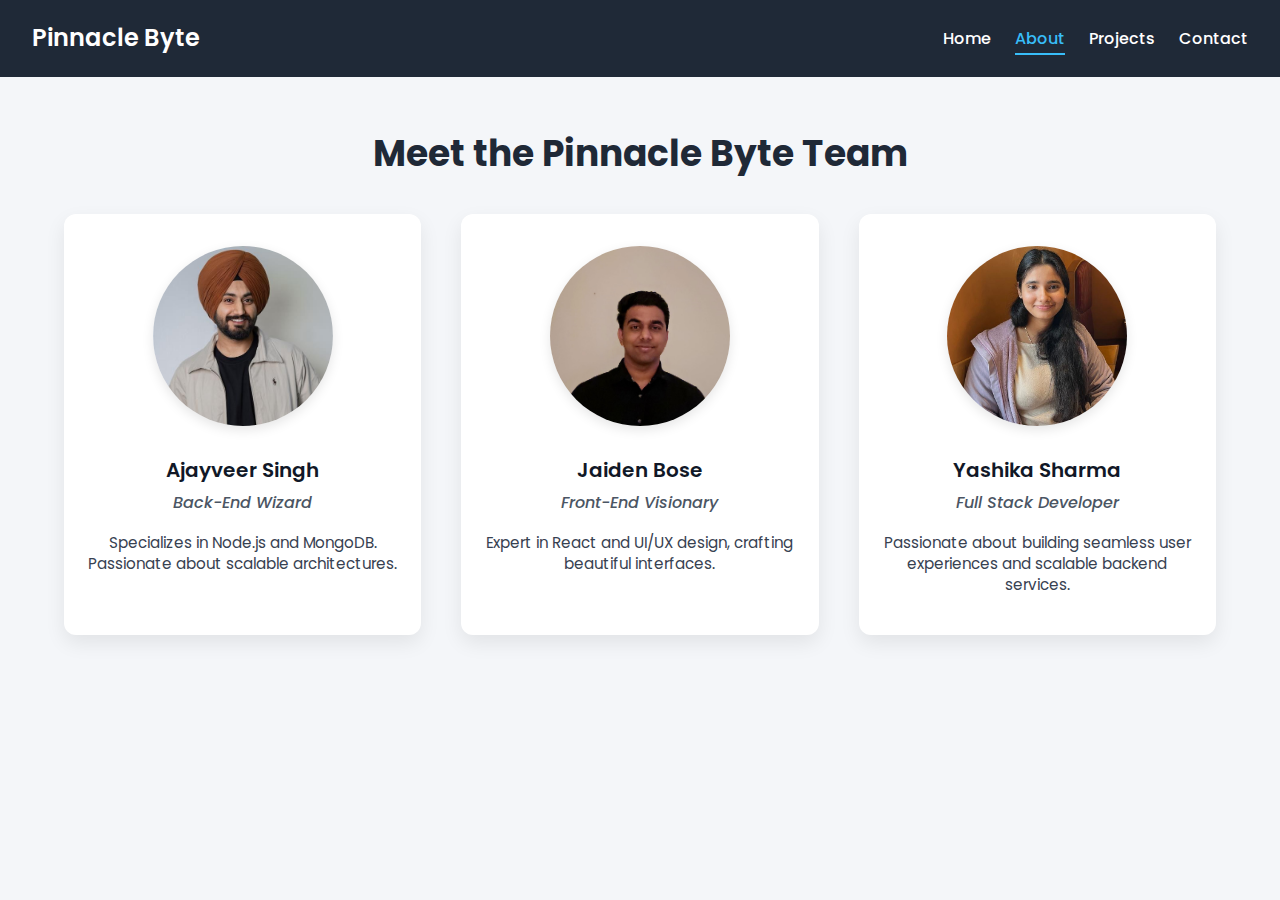
<file: about.html>
<!DOCTYPE html>
<html lang="en">
<head>
  <meta charset="UTF-8" />
  <meta name="viewport" content="width=device-width, initial-scale=1.0"/>
  <title>About | Pinnacle Byte</title>
  <link rel="stylesheet" href="css/style.css"/>
  <script defer src="js/navbar.js"></script>
</head>
<body>
  <header>
    <nav class="navbar">
      <div class="logo">Pinnacle Byte</div>
      <ul class="nav-links" id="navLinks">
        <li><a href="index.html">Home</a></li>
        <li><a href="about.html" class="active">About</a></li>
        <li><a href="projects.html">Projects</a></li>
        <li><a href="contact.html">Contact</a></li>
      </ul>
      <div class="hamburger" id="hamburger">&#9776;</div>
    </nav>
  </header>

  <!-- about.html snippet -->
<main class="section about-leaders">
  <h2>Meet the Pinnacle Byte Team</h2>
  <div class="leaders-grid">
    <div class="leader-card">
      <img src="assests/Ajayveer.jpeg" alt="Ajayveer Singh" />
      <h3>Ajayveer Singh</h3>
      <p class="role">Back-End Wizard</p>
      <p class="bio">Specializes in Node.js and MongoDB. Passionate about scalable architectures.</p>
    </div>
    <div class="leader-card">
      <img src="assests/jaiden.jpeg" alt="Jaiden Bose" />
      <h3>Jaiden Bose</h3>
      <p class="role">Front-End Visionary</p>
      <p class="bio">Expert in React and UI/UX design, crafting beautiful interfaces.</p>
    </div>
    <div class="leader-card">
      <img src="assests/yashika.jpg" alt="Yashika Sharma" />
      <h3>Yashika Sharma</h3>
      <p class="role">Full Stack Developer</p>
      <p class="bio">Passionate about building seamless user experiences and scalable backend services.</p>
    </div>
  </div>
</main>


</body>
</html>
</file>
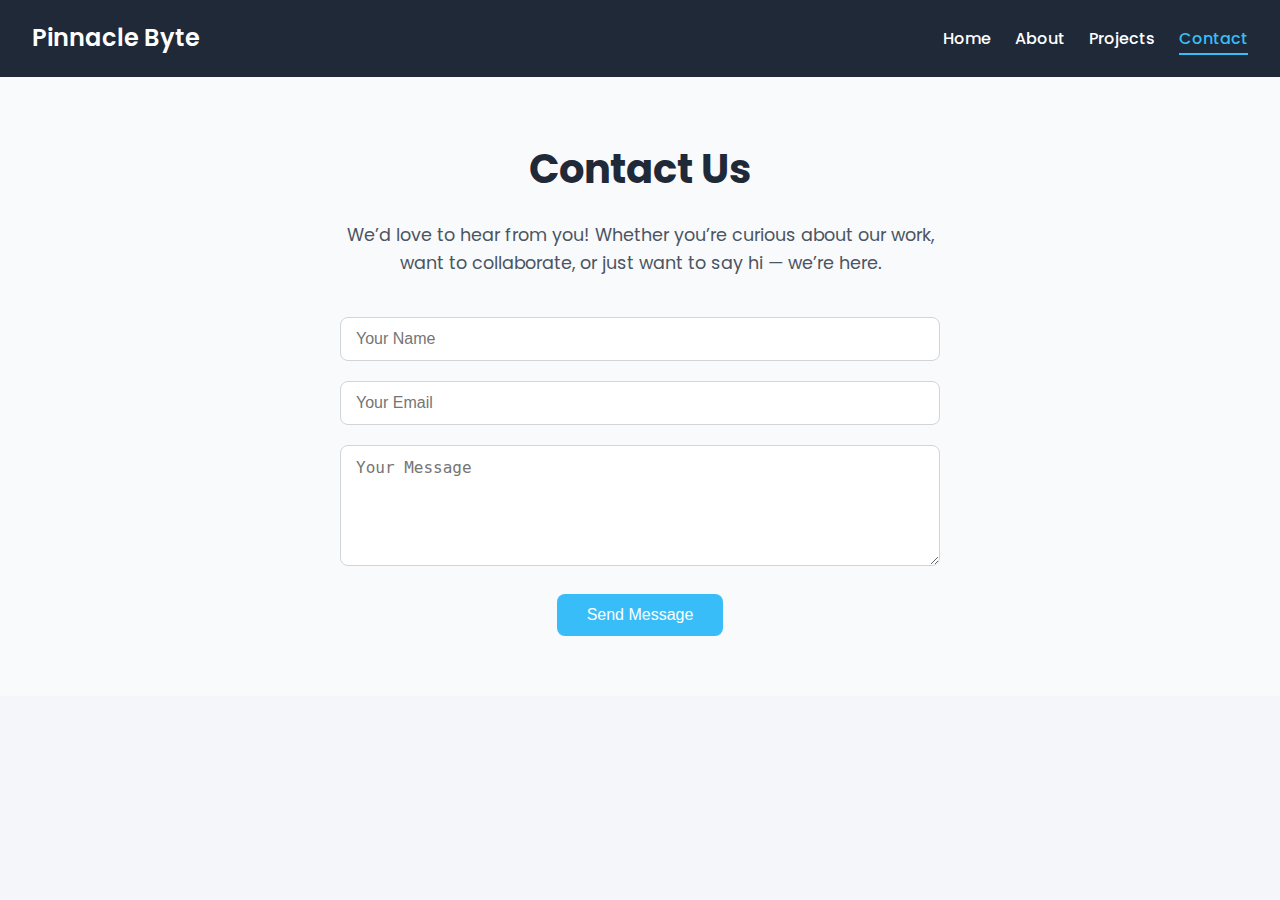
<file: contact.html>
<!-- contact.html -->
<!DOCTYPE html>
<html lang="en">
<head>
  <meta charset="UTF-8" />
  <meta name="viewport" content="width=device-width, initial-scale=1.0" />
  <title>Contact | Pinnacle Byte</title>
  <link rel="stylesheet" href="css/style.css" />
  <script defer src="js/navbar.js"></script>
</head>
<body>
  <header>
    <nav class="navbar">
      <div class="logo">Pinnacle Byte</div>
      <ul class="nav-links" id="navLinks">
        <li><a href="index.html">Home</a></li>
        <li><a href="about.html">About</a></li>
        <li><a href="projects.html">Projects</a></li>
        <li><a href="contact.html" class="active">Contact</a></li>
      </ul>
      <div class="hamburger" id="hamburger">&#9776;</div>
    </nav>
  </header>

  <section class="contact">
  <div class="contact-container">
    <h2>Contact Us</h2>
    <p>We’d love to hear from you! Whether you’re curious about our work, want to collaborate, or just want to say hi — we’re here.</p>

    <form id="contact-form" action="https://formspree.io/f/mldlnvla" method="POST">
      <div class="form-group">
        <input type="text" name="name" placeholder="Your Name" required>
      </div>
      <div class="form-group">
        <input type="email" name="email" placeholder="Your Email" required>
      </div>
      <div class="form-group">
        <textarea name="message" rows="5" placeholder="Your Message" required></textarea>
      </div>
      <button type="submit" class="contact-btn">Send Message</button>
    </form>
  </div>
</section>
</body>
</html>
</file>
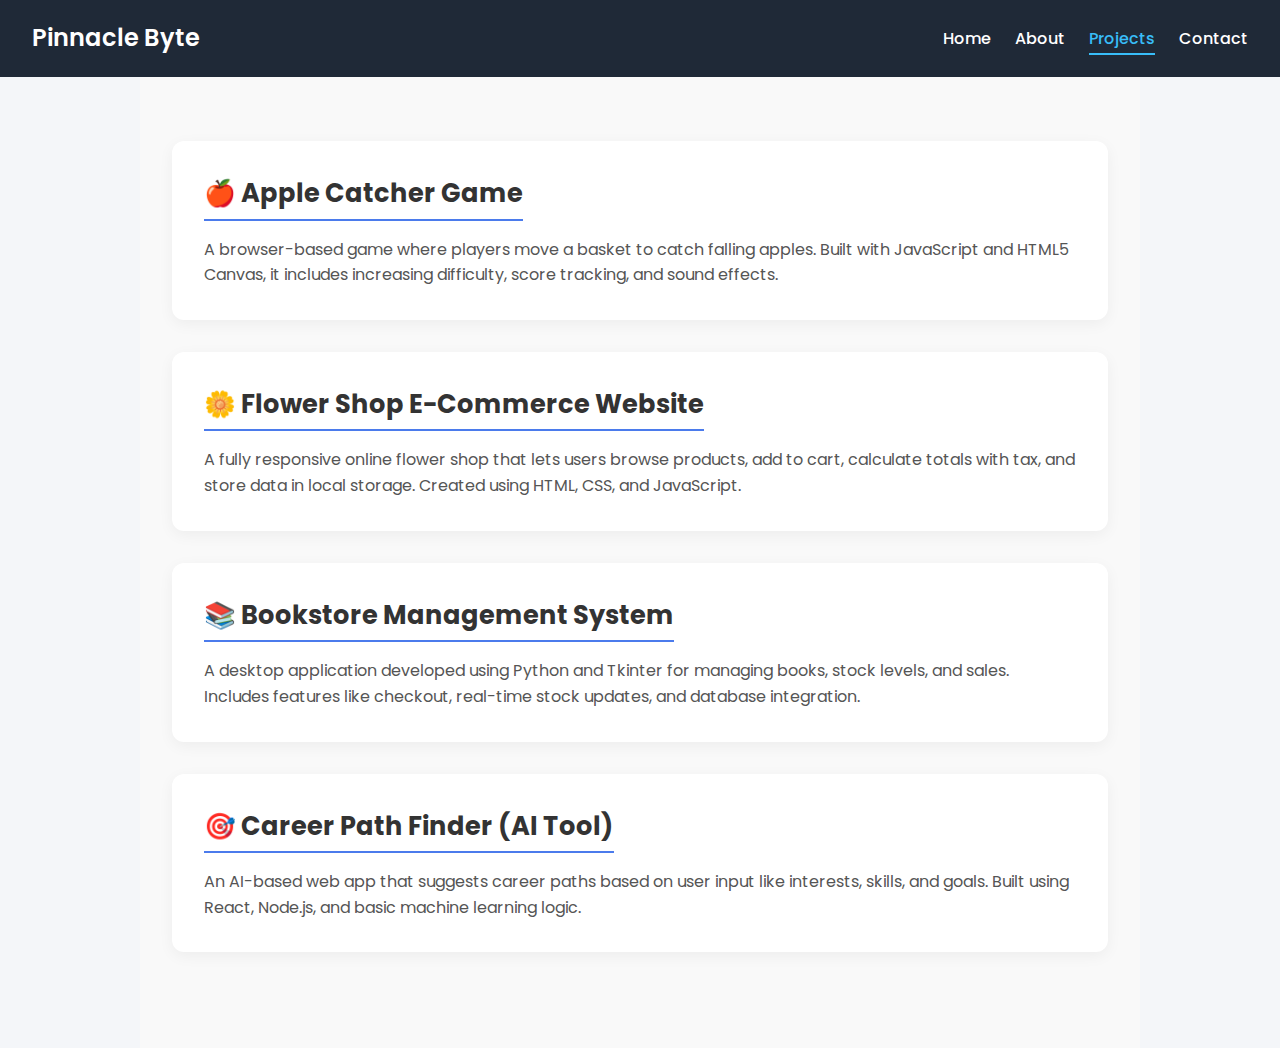
<file: projects.html>
<!-- projects.html -->
<!DOCTYPE html>
<html lang="en">
<head>
  <meta charset="UTF-8" />
  <meta name="viewport" content="width=device-width, initial-scale=1.0" />
  <title>Projects | Pinnacle Byte</title>
  <link rel="stylesheet" href="css/style.css" />
  <script defer src="js/navbar.js"></script>
</head>
<body>
  <header>
    <nav class="navbar">
      <div class="logo">Pinnacle Byte</div>
      <ul class="nav-links" id="navLinks">
        <li><a href="index.html">Home</a></li>
        <li><a href="about.html">About</a></li>
        <li><a href="projects.html" class="active">Projects</a></li>
        <li><a href="contact.html">Contact</a></li>
      </ul>
      <div class="hamburger" id="hamburger">&#9776;</div>
    </nav>
  </header>

<section class="projects-section">

  <div class="project-item">
    <h3>🍎 Apple Catcher Game</h3>
    <p>A browser-based game where players move a basket to catch falling apples. Built with JavaScript and HTML5 Canvas, it includes increasing difficulty, score tracking, and sound effects.</p>
  </div>

  <div class="project-item">
    <h3>🌼 Flower Shop E-Commerce Website</h3>
    <p>A fully responsive online flower shop that lets users browse products, add to cart, calculate totals with tax, and store data in local storage. Created using HTML, CSS, and JavaScript.</p>
  </div>

  <div class="project-item">
    <h3>📚 Bookstore Management System</h3>
    <p>A desktop application developed using Python and Tkinter for managing books, stock levels, and sales. Includes features like checkout, real-time stock updates, and database integration.</p>
  </div>

  <div class="project-item">
    <h3>🎯 Career Path Finder (AI Tool)</h3>
    <p>An AI-based web app that suggests career paths based on user input like interests, skills, and goals. Built using React, Node.js, and basic machine learning logic.</p>
  </div>

</section>

  </main>
</body>
</html>
</file>
<file: css/style.css>
@import url('https://fonts.googleapis.com/css2?family=Poppins:wght@400;600&display=swap');

* {
  margin: 0;
  padding: 0;
  box-sizing: border-box;
}

body {
  font-family: 'Poppins', sans-serif;
  background-color: #f4f6f9;
  color: #333;
  line-height: 1.6;
}

.navbar {
  display: flex;
  justify-content: space-between;
  align-items: center;
  padding: 1.2rem 2rem;
  background-color: #1f2937;
  color: #fff;
  position: sticky;
  top: 0;
  z-index: 1000;
  transition: background-color 0.3s ease, box-shadow 0.3s ease;
}

.navbar.scrolled {
  box-shadow: 0 4px 6px rgba(0, 0, 0, 0.1);
  background-color: #111827; /* Slightly darker */
}

.navbar .logo {
  font-size: 1.5rem;
  font-weight: 600;
}

.navbar .nav-links {
  list-style: none;
  display: flex;
  gap: 1.5rem;
}

.navbar .nav-links li a {
  position: relative;           /* for underline */
  color: #fff;
  text-decoration: none;
  font-weight: 500;
  padding-bottom: 5px;
  transition: color 0.3s ease;
}

/* Underline effect */
.navbar .nav-links li a::after {
  content: '';
  position: absolute;
  width: 0;
  height: 2px;
  bottom: 0;
  left: 0;
  background-color: #38bdf8;  /* bright blue */
  transition: width 0.3s ease;
}

/* Expand underline on hover */
.navbar .nav-links li a:hover::after {
  width: 100%;
}

/* Underline stays for active link */
.navbar .nav-links li a.active::after {
  width: 100%;
}

/* Change link color on hover or active */
.navbar .nav-links li a:hover,
.navbar .nav-links li a.active {
  color: #38bdf8;
}

/* Hamburger menu styles */
.hamburger {
  cursor: pointer;
  width: 30px;
  height: 25px;
  position: relative;
  transition: all 0.3s ease;
  display: none; /* hidden on desktop */
}

.hamburger span {
  position: absolute;
  height: 3px;
  width: 100%;
  background: white;
  border-radius: 2px;
  transition: all 0.3s ease;
}

.hamburger span:nth-child(1) { top: 0; }
.hamburger span:nth-child(2) { top: 11px; }
.hamburger span:nth-child(3) { bottom: 0; }

.hamburger.active span:nth-child(1) {
  transform: rotate(45deg);
  top: 11px;
}

.hamburger.active span:nth-child(2) {
  opacity: 0;
}

.hamburger.active span:nth-child(3) {
  transform: rotate(-45deg);
  bottom: 11px;
}

* {
  box-sizing: border-box;
}


.slideshow-container {
  position: relative;
  width: 100vw;
  height: 50vh;
  overflow: hidden;
}

.slide {
  display: none;
  position: absolute;
  width: 100%;
  height: 70%;
}

.slide img {
  width: 100%;
  height: 100%;
  object-fit: cover;
}

.caption {
  position: absolute;
  bottom: 50px;
  left: 60px;
  color: #fff;
  font-size: 2.5rem;
  font-weight: bold;
  text-shadow: 2px 2px 10px rgba(0, 0, 0, 0.6);
}

.hero {
  padding: 4rem 2rem;
  text-align: center;
  background: linear-gradient(to right, #4f46e5, #38bdf8);
  color: white;
}

.hero h1 {
  font-size: 2.5rem;
  margin-bottom: 1rem;
}

.section {
  padding: 2rem;
}

/*about page css*/
.team-card {
  background-color: white;
  padding: 1.5rem;
  border-radius: 0.75rem;
  margin: 1rem 0;
  box-shadow: 0 4px 8px rgba(0,0,0,0.08);
}

.about-leaders {
  max-width: 1200px;
  margin: 3rem auto;
  padding: 0 1.5rem;
  text-align: center;
}

.about-leaders h2 {
  font-weight: 700;
  font-size: 2.25rem;
  margin-bottom: 2rem;
  color: #1f2937;
}

.leaders-grid {
  display: grid;
  grid-template-columns: repeat(auto-fit, minmax(280px, 1fr));
  gap: 2.5rem;
}

.leader-card {
  background-color: #fff;
  border-radius: 12px;
  padding: 2rem 1.5rem 2.5rem;
  box-shadow: 0 8px 20px rgba(0, 0, 0, 0.08);
  transition: transform 0.3s ease, box-shadow 0.3s ease;
  cursor: default;
}

.leader-card:hover {
  transform: translateY(-8px);
  box-shadow: 0 12px 30px rgba(0, 0, 0, 0.15);
}

.leader-card img {
  width: 180px;
  height: 180px;
  object-fit: cover;
  border-radius: 60%;
  margin-bottom: 1.25rem;
  box-shadow: 0 4px 12px rgba(0,0,0,0.1);
  transition: transform 0.3s ease;
}
.leader-card img:hover {
  transform: scale(1.05);
}

.leader-card h3 {
  font-weight: 600;
  font-size: 1.25rem;
  margin-bottom: 0.25rem;
  color: #111827;
}

.leader-card .role {
  font-style: italic;
  font-weight: 500;
  color: #4b5563;
  margin-bottom: 1rem;
}

.leader-card .bio {
  font-size: 0.95rem;
  line-height: 1.4;
  color: #374151;
}


/*contact page css*/

.contact {
  background: #f9fafb;
  padding: 60px 20px;
  text-align: center;
}

.contact-container {
  max-width: 600px;
  margin: 0 auto;
}

.contact h2 {
  font-size: 2.5rem;
  margin-bottom: 20px;
  color: #1f2937;
}

.contact p {
  font-size: 1.1rem;
  color: #4b5563;
  margin-bottom: 40px;
}

form .form-group {
  margin-bottom: 20px;
  text-align: left;
}

form input,
form textarea {
  width: 100%;
  padding: 12px 15px;
  border: 1px solid #d1d5db;
  border-radius: 8px;
  font-size: 1rem;
  transition: border-color 0.3s;
}

form input:focus,
form textarea:focus {
  outline: none;
  border-color: #38bdf8;
}

.contact-btn {
  background-color: #38bdf8;
  color: #fff;
  padding: 12px 30px;
  border: none;
  border-radius: 8px;
  font-size: 1rem;
  cursor: pointer;
  transition: background-color 0.3s ease;
}

.contact-btn:hover {
  background-color: #0ea5e9;
}

/*project page css*/
.projects-section {
  padding: 4rem 2rem;
  background-color: #f9f9f9;
  max-width: 1000px;
  margin: auto;
}

.project-item {
  background: #fff;
  border-radius: 12px;
  padding: 2rem;
  margin-bottom: 2rem;
  box-shadow: 0 4px 15px rgba(0, 0, 0, 0.05);
  transition: transform 0.3s ease, box-shadow 0.3s ease;
}

.project-item:hover {
  transform: translateY(-6px);
  box-shadow: 0 6px 20px rgba(0, 0, 0, 0.1);
}

.project-item h3 {
  margin-bottom: 1rem;
  font-size: 1.6rem;
  color: #333;
  border-bottom: 2px solid #4b7bec;
  display: inline-block;
  padding-bottom: 0.3rem;
}

.project-item p {
  font-size: 1rem;
  line-height: 1.6;
  color: #555;
}

/* Responsive */
@media (max-width: 768px) {
  .nav-links {
    display: none;
    flex-direction: column;
    background-color: #1f2937;
    position: absolute;
    top: 60px;
    right: 0;
    width: 60%;
    padding: 1rem;
  }

  .nav-links.active {
    display: flex;
  }

  .hamburger {
    display: block;
  }
}
</file>
